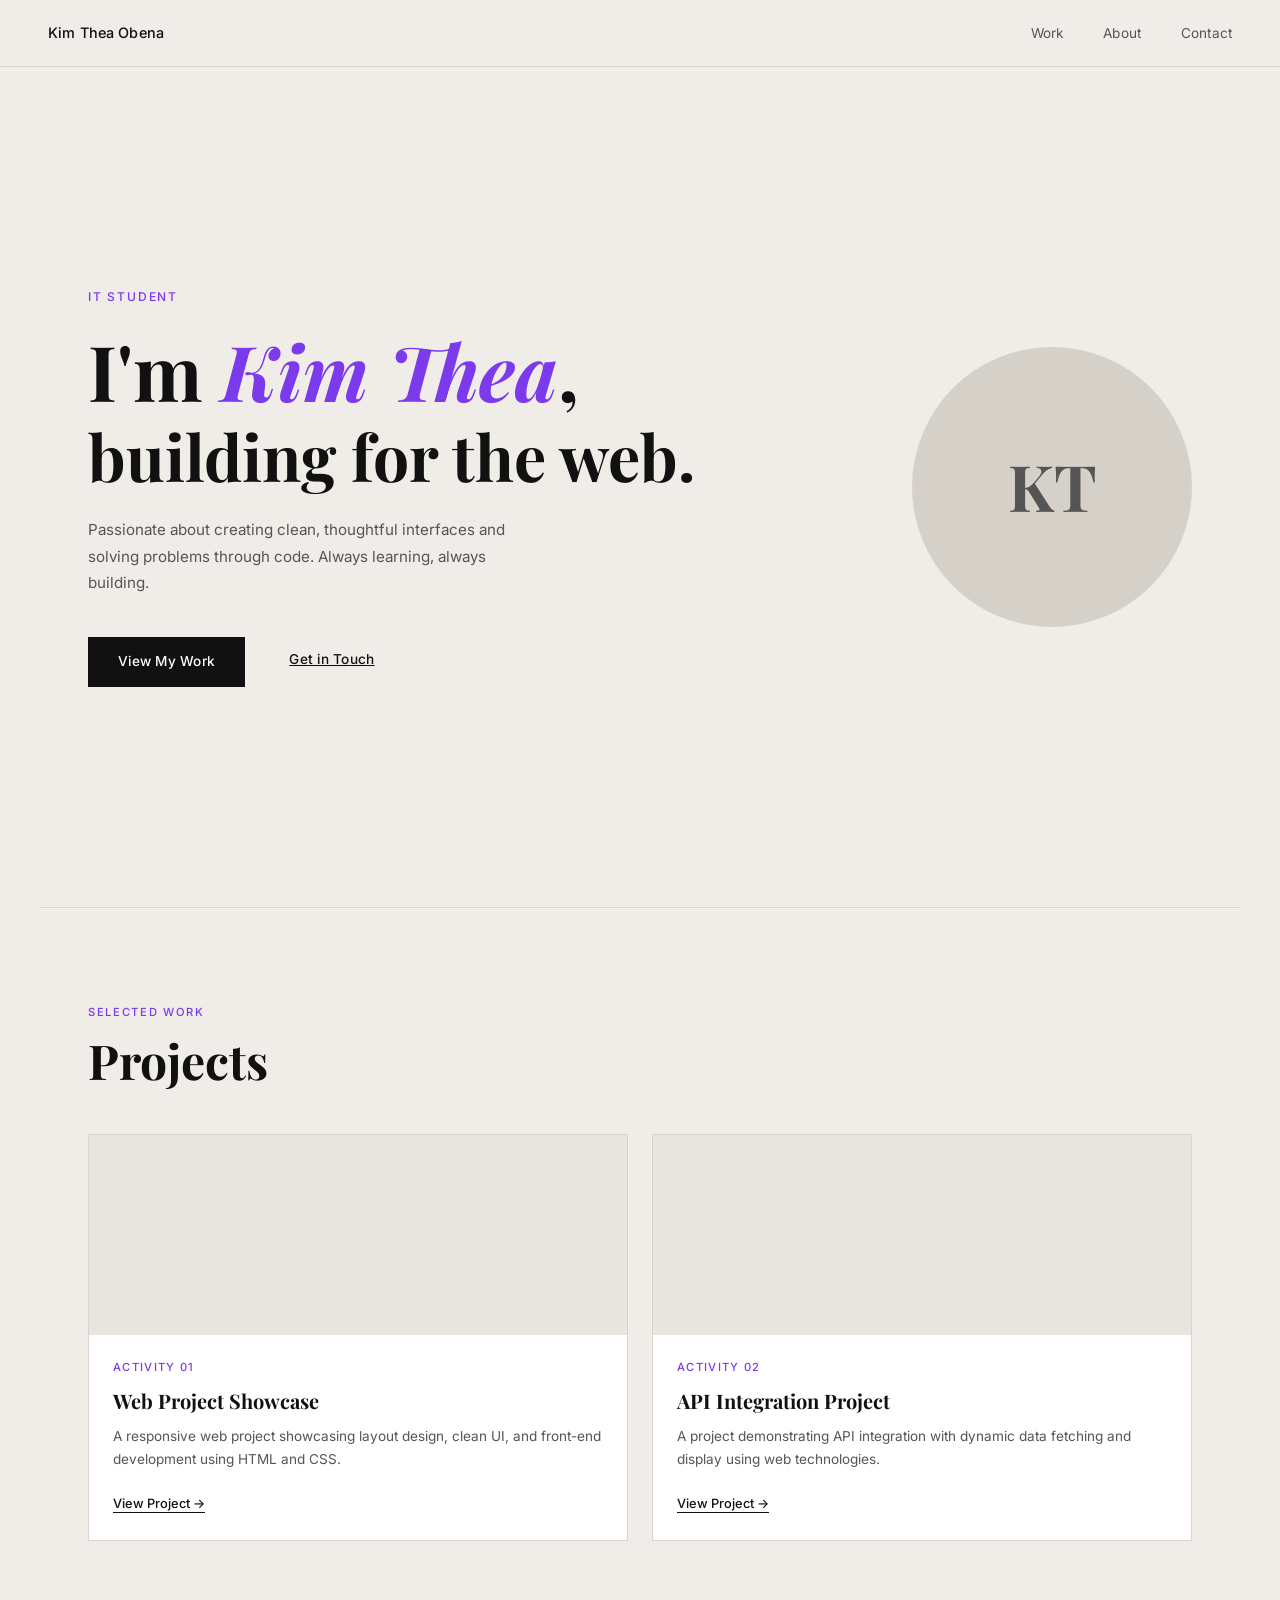
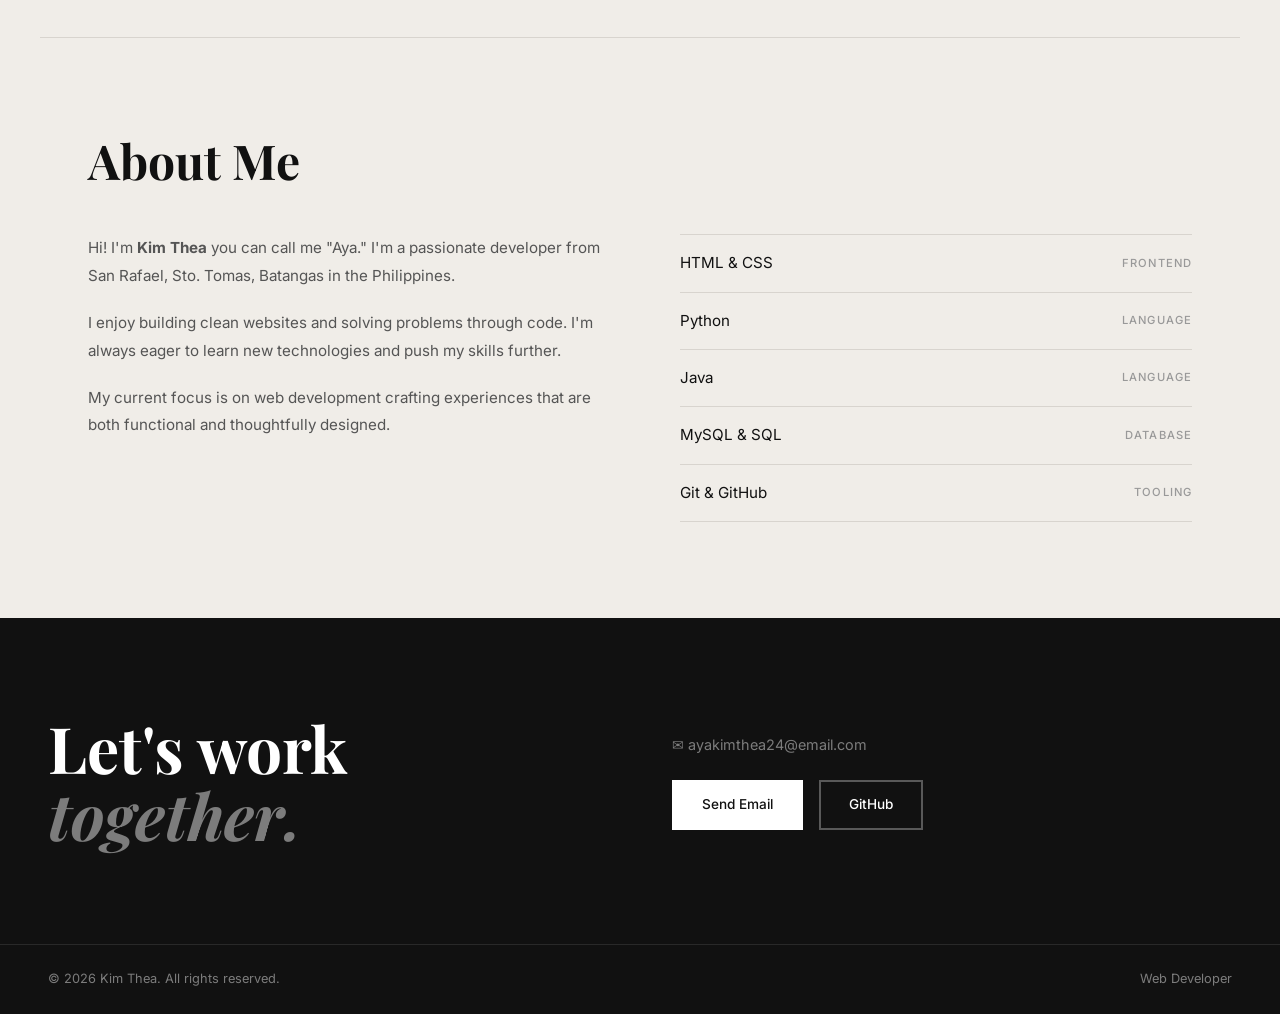
<file: index.html>
<!DOCTYPE html>
<html lang="en">
<head>
<meta charset="UTF-8">
<meta name="viewport" content="width=device-width, initial-scale=1.0">
<title>Kim Thea — Portfolio</title>
<link href="https://fonts.googleapis.com/css2?family=Playfair+Display:ital,wght@0,700;1,700&family=Inter:wght@300;400;500&display=swap" rel="stylesheet">
<style>
  *, *::before, *::after { margin: 0; padding: 0; box-sizing: border-box; }

  :root {
    --cream: #f0ede8;
    --ink: #111111;
    --mid: #555555;
    --light: #999999;
    --rule: #d8d4ce;
    --accent: #7c3aed;
    --dark-bg: #111111;
    --dark-text: #ffffff;
    --dark-muted: rgba(255,255,255,0.45);
  }

  html { scroll-behavior: smooth; }

  body {
    font-family: 'Inter', sans-serif;
    background: var(--cream);
    color: var(--ink);
    font-size: 16px;
    line-height: 1.6;
  }

  nav {
    background: var(--cream);
    border-bottom: 1px solid var(--rule);
    padding: 1.25rem 3rem;
    display: flex;
    justify-content: space-between;
    align-items: center;
    position: sticky;
    top: 0;
    z-index: 100;
  }
  .nav-logo {
    font-family: 'Inter', sans-serif;
    font-size: 0.9rem;
    font-weight: 500;
    color: var(--ink);
    letter-spacing: 0.01em;
    text-decoration: none;
  }
  .nav-links {
    display: flex;
    gap: 2.5rem;
    list-style: none;
  }
  .nav-links a {
    text-decoration: none;
    font-size: 0.85rem;
    font-weight: 400;
    color: var(--mid);
    transition: color 0.2s;
    letter-spacing: 0.01em;
  }
  .nav-links a:hover { color: var(--ink); }

  /* HERO */
  .hero {
    min-height: calc(100vh - 60px);
    display: flex;
    align-items: center;
    padding: 4rem 3rem;
    max-width: 1200px;
    margin: 0 auto;
    gap: 4rem;
  }
  .hero-left { flex: 1; }
  .hero-eyebrow {
    font-size: 0.75rem;
    font-weight: 500;
    letter-spacing: 0.15em;
    text-transform: uppercase;
    color: var(--accent);
    margin-bottom: 1.5rem;
  }
  .hero-name {
    font-family: 'Playfair Display', serif;
    font-size: clamp(3rem, 6vw, 5.5rem);
    font-weight: 700;
    line-height: 1.05;
    color: var(--ink);
    margin-bottom: 0.15em;
  }
  .hero-name em {
    font-style: italic;
    color: var(--accent);
  }
  .hero-tagline {
    font-family: 'Playfair Display', serif;
    font-size: clamp(2.5rem, 5vw, 4.5rem);
    font-weight: 700;
    line-height: 1.05;
    color: var(--ink);
    margin-bottom: 1.75rem;
  }
  .hero-desc {
    font-size: 0.95rem;
    color: var(--mid);
    max-width: 420px;
    line-height: 1.75;
    margin-bottom: 2.5rem;
  }
  .hero-actions {
    display: flex;
    gap: 1rem;
    flex-wrap: wrap;
  }
  .btn-primary {
    background: var(--ink);
    color: #fff;
    padding: 0.75rem 1.75rem;
    font-size: 0.85rem;
    font-weight: 500;
    text-decoration: none;
    letter-spacing: 0.02em;
    border: 2px solid var(--ink);
    transition: background 0.2s, color 0.2s;
  }
  .btn-primary:hover { background: transparent; color: var(--ink); }
  .btn-secondary {
    background: transparent;
    color: var(--ink);
    padding: 0.75rem 1.75rem;
    font-size: 0.85rem;
    font-weight: 500;
    text-decoration: underline;
    letter-spacing: 0.02em;
    border: none;
    cursor: pointer;
  }
  .hero-right {
    flex-shrink: 0;
    display: flex;
    align-items: center;
    justify-content: center;
  }
  .avatar-circle {
    width: 280px;
    height: 280px;
    border-radius: 50%;
    background: #d5d0c8;
    display: flex;
    align-items: center;
    justify-content: center;
    font-family: 'Playfair Display', serif;
    font-size: 4rem;
    font-weight: 700;
    color: var(--mid);
    overflow: hidden;
    flex-shrink: 0;
  }

  .section {
    max-width: 1200px;
    margin: 0 auto;
    padding: 6rem 3rem;
    border-top: 1px solid var(--rule);
  }
  .section-eyebrow {
    font-size: 0.7rem;
    font-weight: 500;
    letter-spacing: 0.15em;
    text-transform: uppercase;
    color: var(--accent);
    margin-bottom: 0.75rem;
  }
  .section-heading {
    font-family: 'Playfair Display', serif;
    font-size: clamp(2rem, 4vw, 3rem);
    font-weight: 700;
    line-height: 1.1;
    margin-bottom: 3rem;
    color: var(--ink);
  }

  .projects-grid {
    display: grid;
    grid-template-columns: 1fr 1fr;
    gap: 1.5rem;
  }
  .project-card {
    background: #fff;
    border: 1px solid var(--rule);
    overflow: hidden;
    transition: transform 0.25s, box-shadow 0.25s;
    cursor: pointer;
  }
  .project-card:hover {
    transform: translateY(-3px);
    box-shadow: 0 12px 32px rgba(0,0,0,0.08);
  }
  .project-preview {
    width: 100%;
    height: 200px;
    overflow: hidden;
    position: relative;
    background: #e8e4de;
  }
  .project-preview iframe {
    width: 100%;
    height: 100%;
    border: none;
    pointer-events: none;
  }
  .project-meta {
    padding: 1.5rem;
  }
  .project-activity {
    font-size: 0.7rem;
    font-weight: 500;
    letter-spacing: 0.12em;
    text-transform: uppercase;
    color: var(--accent);
    margin-bottom: 0.5rem;
  }
  .project-title {
    font-family: 'Playfair Display', serif;
    font-size: 1.25rem;
    font-weight: 700;
    color: var(--ink);
    margin-bottom: 0.5rem;
  }
  .project-desc {
    font-size: 0.85rem;
    color: var(--mid);
    line-height: 1.65;
    margin-bottom: 1.25rem;
  }
  .project-link {
    font-size: 0.8rem;
    font-weight: 500;
    color: var(--ink);
    text-decoration: none;
    border-bottom: 1px solid var(--ink);
    padding-bottom: 1px;
    transition: color 0.2s, border-color 0.2s;
  }
  .project-link:hover { color: var(--accent); border-color: var(--accent); }

  .about-layout {
    display: grid;
    grid-template-columns: 1fr 1fr;
    gap: 5rem;
    align-items: start;
  }
  .about-body {
    font-size: 0.95rem;
    color: var(--mid);
    line-height: 1.8;
  }
  .about-body p + p { margin-top: 1.25rem; }
  .skills-list { }
  .skill-row {
    display: flex;
    justify-content: space-between;
    align-items: center;
    padding: 1rem 0;
    border-bottom: 1px solid var(--rule);
  }
  .skill-row:first-child { border-top: 1px solid var(--rule); }
  .skill-name-text {
    font-size: 0.95rem;
    font-weight: 400;
    color: var(--ink);
  }
  .skill-category {
    font-size: 0.7rem;
    font-weight: 500;
    letter-spacing: 0.1em;
    text-transform: uppercase;
    color: var(--light);
  }

  /* DARK FOOTER / CONTACT */
  .contact-section {
    background: var(--dark-bg);
    color: var(--dark-text);
    padding: 6rem 3rem;
  }
  .contact-inner {
    max-width: 1200px;
    margin: 0 auto;
    display: grid;
    grid-template-columns: 1fr 1fr;
    gap: 4rem;
    align-items: center;
  }
  .contact-cta {
    font-family: 'Playfair Display', serif;
    font-size: clamp(2.5rem, 5vw, 4rem);
    font-weight: 700;
    line-height: 1.05;
  }
  .contact-cta em {
    display: block;
    font-style: italic;
    color: var(--dark-muted);
  }
  .contact-right { }
  .contact-email {
    font-size: 0.9rem;
    color: var(--dark-muted);
    margin-bottom: 1.5rem;
    display: flex;
    align-items: center;
    gap: 0.5rem;
  }
  .contact-actions {
    display: flex;
    gap: 1rem;
    flex-wrap: wrap;
  }
  .btn-dark-primary {
    background: #fff;
    color: var(--ink);
    padding: 0.75rem 1.75rem;
    font-size: 0.85rem;
    font-weight: 500;
    text-decoration: none;
    border: 2px solid #fff;
    transition: background 0.2s, color 0.2s;
    display: inline-block;
  }
  .btn-dark-primary:hover { background: transparent; color: #fff; }
  .btn-dark-secondary {
    background: transparent;
    color: #fff;
    padding: 0.75rem 1.75rem;
    font-size: 0.85rem;
    font-weight: 500;
    text-decoration: none;
    border: 2px solid rgba(255,255,255,0.3);
    transition: border-color 0.2s;
    display: inline-block;
  }
  .btn-dark-secondary:hover { border-color: #fff; }

  footer {
    background: var(--dark-bg);
    border-top: 1px solid rgba(255,255,255,0.1);
    padding: 1.5rem 3rem;
    display: flex;
    justify-content: space-between;
    align-items: center;
  }
  .footer-copy {
    font-size: 0.8rem;
    color: var(--dark-muted);
  }
  .footer-role {
    font-size: 0.8rem;
    color: var(--dark-muted);
  }

  @media (max-width: 700px) {
    nav { padding: 1rem 1.5rem; }
    .nav-links { gap: 1.5rem; }
    .hero { flex-direction: column; padding: 3rem 1.5rem; min-height: auto; gap: 2.5rem; }
    .hero-right { order: -1; }
    .avatar-circle { width: 160px; height: 160px; font-size: 2.5rem; }
    .section { padding: 4rem 1.5rem; }
    .projects-grid, .about-layout, .contact-inner { grid-template-columns: 1fr; gap: 2rem; }
    .contact-section { padding: 4rem 1.5rem; }
    footer { padding: 1.5rem; flex-direction: column; gap: 0.5rem; text-align: center; }
  }
</style>
</head>
<body>

<nav>
  <a href="#" class="nav-logo">Kim Thea Obena</a>
  <ul class="nav-links">
    <li><a href="#work">Work</a></li>
    <li><a href="#about">About</a></li>
    <li><a href="#contact">Contact</a></li>
  </ul>
</nav>

<div class="hero">
  <div class="hero-left">
    <p class="hero-eyebrow">IT STUDENT</p>
    <h1 class="hero-name">I'm <em>Kim Thea</em>,</h1>
    <p class="hero-tagline">building for the web.</p>
    <p class="hero-desc">Passionate about creating clean, thoughtful interfaces and solving problems through code. Always learning, always building.</p>
    <div class="hero-actions">
      <a href="#work" class="btn-primary">View My Work</a>
      <a href="#contact" class="btn-secondary">Get in Touch</a>
    </div>
  </div>
  <div class="hero-right">
    <div class="avatar-circle">KT</div>
  </div>
</div>

<div class="section" id="work">
  <p class="section-eyebrow">Selected Work</p>
  <h2 class="section-heading">Projects</h2>
  <div class="projects-grid">

    <a href="https://ayaobena.github.io/A02/" target="_blank" style="text-decoration:none; color:inherit;">
      <div class="project-card">
        <div class="project-preview">
          <iframe src="https://ayaobena.github.io/A02/" loading="lazy" tabindex="-1"></iframe>
        </div>
        <div class="project-meta">
          <p class="project-activity">Activity 01</p>
          <h3 class="project-title">Web Project Showcase</h3>
          <p class="project-desc">A responsive web project showcasing layout design, clean UI, and front-end development using HTML and CSS.</p>
          <span class="project-link">View Project →</span>
        </div>
      </div>
    </a>

    <a href="https://ayaobena.github.io/API/index.html" target="_blank" style="text-decoration:none; color:inherit;">
      <div class="project-card">
        <div class="project-preview">
          <iframe src="https://ayaobena.github.io/API/" loading="lazy" tabindex="-1"></iframe>
        </div>
        <div class="project-meta">
          <p class="project-activity">Activity 02</p>
          <h3 class="project-title">API Integration Project</h3>
          <p class="project-desc">A project demonstrating API integration with dynamic data fetching and display using web technologies.</p>
          <span class="project-link">View Project →</span>
        </div>
      </div>
    </a>

  </div>
</div>

<div class="section" id="about">
  <h2 class="section-heading">About Me</h2>
  <div class="about-layout">
    <div class="about-body">
      <p>Hi! I'm <strong>Kim Thea</strong>  you can call me "Aya." I'm a passionate developer from San Rafael, Sto. Tomas, Batangas in the Philippines.</p>
      <p>I enjoy building clean websites and solving problems through code. I'm always eager to learn new technologies and push my skills further.</p>
      <p>My current focus is on web development crafting experiences that are both functional and thoughtfully designed.</p>
    </div>
    <div class="skills-list">
      <div class="skill-row">
        <span class="skill-name-text">HTML &amp; CSS</span>
        <span class="skill-category">Frontend</span>
      </div>
      <div class="skill-row">
        <span class="skill-name-text">Python</span>
        <span class="skill-category">Language</span>
      </div>
      <div class="skill-row">
        <span class="skill-name-text">Java</span>
        <span class="skill-category">Language</span>
      </div>
      <div class="skill-row">
        <span class="skill-name-text">MySQL &amp; SQL</span>
        <span class="skill-category">Database</span>
      </div>
      <div class="skill-row">
        <span class="skill-name-text">Git &amp; GitHub</span>
        <span class="skill-category">Tooling</span>
      </div>
    </div>
  </div>
</div>

<div class="contact-section" id="contact">
  <div class="contact-inner">
    <div>
      <p class="contact-cta">Let's work
        <em>together.</em>
      </p>
    </div>
    <div class="contact-right">
      <p class="contact-email">✉ ayakimthea24@email.com</p>
      <div class="contact-actions">
        <a href="mailto:ayakimthea24@email.com" class="btn-dark-primary">Send Email</a>
        <a href="https://github.com/ayaobena" target="_blank" class="btn-dark-secondary">GitHub</a>
      </div>
    </div>
  </div>
</div>

<footer>
  <span class="footer-copy">© 2026 Kim Thea. All rights reserved.</span>
  <span class="footer-role">Web Developer</span>
</footer>

</body>
</html>
</file>
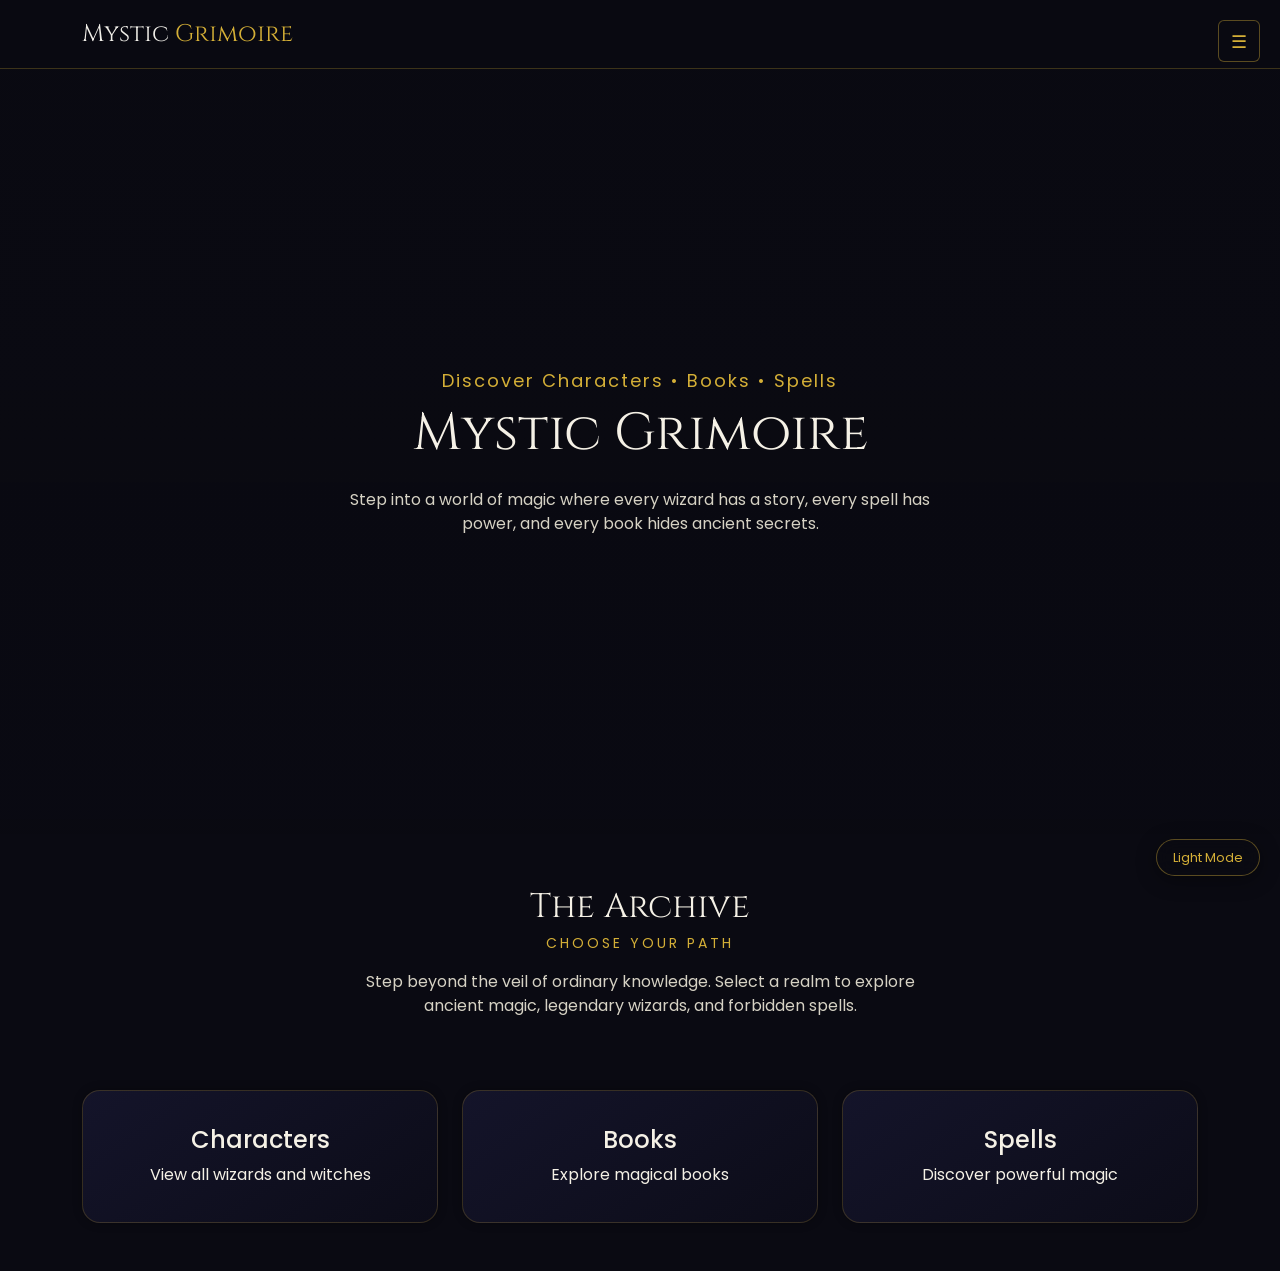
<file: API/index.html>
<!DOCTYPE html>
<html lang="en">

<head>
    <meta charset="UTF-8">
    <meta name="viewport" content="width=device-width, initial-scale=1.0">
    <title>Mystic Grimoire - Characters</title>

    <link href="https://fonts.googleapis.com/css2?family=Poppins:wght@400;500&family=Cinzel:wght@500;700&display=swap"
        rel="stylesheet">
    <link href="https://cdn.jsdelivr.net/npm/bootstrap@5.3.8/dist/css/bootstrap.min.css" rel="stylesheet">
    <link rel="stylesheet" href="index.css">
</head>



<body>
    <div class="magic-bg" id="magicBg"></div>

    <nav class="navbar py-3">
        <div class="container d-flex align-items-center justify-content-between">
            <div class="logo">Mystic <span>Grimoire</span></div>

            <button id="menuBtn" class="btn btn-outline-warning rounded-2">
                &#9776;
            </button>
        </div>
    </nav>

    <button id="themeBtn" onclick="switchTheme()">Light Mode</button>

    <div id="mobileMenu" class="mobile-menu">
        <div onclick="goHome()">Home</div>
        <div onclick="showCharacters()">Characters</div>
        <div onclick="showBooks()">Books</div>
        <div onclick="showSpells()">Spells</div>
    </div>

    <section class="hero d-flex align-items-center justify-content-center text-center">
        <div>
            <div style="font-size:18px; color:#d4af37; letter-spacing:2px;">
                Discover Characters &bull; Books &bull; Spells
            </div>
            <div style="font-family:'Cinzel', serif; font-size:52px; color:#f5f1e6;">
                Mystic Grimoire
            </div>
            <div class="mt-3" style="max-width:600px; margin:auto; color:#d6d2c4;">
                Step into a world of magic where every wizard has a story, every spell has power,
                and every book hides ancient secrets.
            </div>
        </div>
    </section>

    <div class="text-center mt-5 mb-4">
        <div style="font-family:'Cinzel', serif; font-size:34px; color:#f5f1e6;">The Archive</div>
        <div style="color:#d4af37; font-size:14px; letter-spacing:3px;">CHOOSE YOUR PATH</div>
        <div class="mt-3" style="max-width:600px; margin:auto; color:#d6d2c4;">
            Step beyond the veil of ordinary knowledge. Select a realm to explore ancient magic,
            legendary wizards, and forbidden spells.
        </div>
    </div>

    <div class="container py-5" id="homeMenu">
        <div class="row justify-content-center g-4">
            <div class="col-12 col-md-4">
                <div class="menu-card text-center" onclick="showCharacters()">
                    <div class="h4">Characters</div>
                    <div class="mt-2">View all wizards and witches</div>
                </div>
            </div>
            <div class="col-12 col-md-4">
                <div class="menu-card text-center" onclick="showBooks()">
                    <div class="h4">Books</div>
                    <div class="mt-2">Explore magical books</div>
                </div>
            </div>
            <div class="col-12 col-md-4">
                <div class="menu-card text-center" onclick="showSpells()">
                    <div class="h4">Spells</div>
                    <div class="mt-2">Discover powerful magic</div>
                </div>
            </div>
        </div>
    </div>

    <div class="container mt-5" id="characterSection" style="display:none;">
        <div class="row">
            <div class="col-md-3 mb-4">
                <div class="search-card h-100 p-4 d-flex flex-column justify-content-between">
                    <div>
                        <div class="title mb-3 text-center">Character Finder</div>
                        <input type="text" id="searchCharacter" class="form-control mb-3"
                            placeholder="Search characters...">
                        <select id="houseFilter" class="form-select mb-3">
                            <option value="">All Houses</option>
                            <option value="Gryffindor">Gryffindor</option>
                            <option value="Slytherin">Slytherin</option>
                            <option value="Ravenclaw">Ravenclaw</option>
                            <option value="Hufflepuff">Hufflepuff</option>
                        </select>
                    </div>
                    <div class="mt-3">
                        <button class="btn btn-outline-warning w-100" onclick="clearCharacterSearch()">
                            Clear Search
                        </button>
                    </div>
                </div>
            </div>
            <div class="col-md-9">
                <div class="row" id="contents"></div>
            </div>
        </div>
    </div>

    <div class="container mt-5" id="bookSection" style="display:none;">
        <div class="row">
            <div class="col-md-3 mb-4">
                <div class="search-card h-100 p-4 d-flex flex-column justify-content-between">
                    <div>
                        <div class="title mb-3 text-center">Book Finder</div>
                        <input type="text" id="searchBook" class="form-control mb-3"
                            placeholder="Search magical books...">
                        <select id="bookFilter" class="form-select mb-3">
                            <option value="">All Books</option>
                            <option value="old">Oldest</option>
                            <option value="new">Newest</option>
                        </select>
                    </div>
                    <div class="mt-3">
                        <button class="btn btn-outline-warning w-100" onclick="clearBookSearch()">
                            Clear Search
                        </button>
                    </div>
                </div>
            </div>
            <div class="col-md-9">
                <div class="row" id="bookContents"></div>
            </div>
        </div>
    </div>

    <div class="container mt-5" id="spellSection" style="display:none;">
        <div class="row">
            <div class="col-md-3 mb-4">
                <div class="search-card h-100 p-4 d-flex flex-column justify-content-between">
                    <div>
                        <div class="title mb-3 text-center">Spell Finder</div>
                        <input type="text" id="searchSpell" class="form-control mb-3"
                            placeholder="Search spells...">
                        <select id="spellFilter" class="form-select mb-3">
                            <option value="">All Types</option>
                            <option value="Charm">Charm</option>
                            <option value="Curse">Curse</option>
                            <option value="Spell">Spell</option>
                        </select>
                    </div>
                    <div class="mt-3">
                        <button class="btn btn-outline-warning w-100" onclick="clearSpellSearch()">
                            Clear Search
                        </button>
                    </div>
                </div>
            </div>
            <div class="col-md-9">
                <div class="row" id="spellContents"></div>
            </div>
        </div>
    </div>

    <div class="modal fade" id="bookModal" tabindex="-1">
        <div class="modal-dialog modal-dialog-centered">
            <div class="modal-content"
                style="background:#13132a; color:#f5f1e6; border:1px solid rgba(212,175,55,0.3);">
                <div class="modal-header">
                    <div class="h5 modal-title" id="modalTitle">Book Title</div>
                    <button type="button" class="btn-close btn-close-white" data-bs-dismiss="modal"></button>
                </div>
                <div class="modal-body">
                    <div id="modalRelease"></div>
                    <div id="modalDescription"></div>
                </div>
            </div>
        </div>
    </div>

    <script src="https://cdn.jsdelivr.net/npm/bootstrap@5.3.8/dist/js/bootstrap.bundle.min.js"></script>

    <script>
        const menuBtn    = document.getElementById("menuBtn");
        const mobileMenu = document.getElementById("mobileMenu");

        menuBtn.addEventListener("click", () => {
            mobileMenu.classList.toggle("show");
        });

        document.querySelectorAll(".mobile-menu div").forEach(item => {
            item.addEventListener("click", () => {
                mobileMenu.classList.remove("show");
            });
        });

        function showCharacters() {
            hideAll();
            document.getElementById('characterSection').style.display = 'block';
            getCharacters();
        }

        function showBooks() {
            hideAll();
            document.getElementById('bookSection').style.display = 'block';
            getBooks();
        }

        function showSpells() {
            hideAll();
            document.getElementById('spellSection').style.display = 'block';
            getSpells();
        }

        function goHome() {
            hideAll();
            document.getElementById('homeMenu').style.display = 'block';
        }

        function hideAll() {
            document.getElementById('homeMenu').style.display = 'none';
            document.getElementById('characterSection').style.display = 'none';
            document.getElementById('bookSection').style.display = 'none';
            document.getElementById('spellSection').style.display = 'none';
            mobileMenu.classList.remove("show");
            window.scrollTo({ top: 0, behavior: 'smooth' });
        }

        let isDark = true;

        function applyCurrentTheme() {
            const btn = document.getElementById("themeBtn");

            if (isDark) {
                document.body.style.background = "#0a0a12";
                document.body.style.color = "#f0eee8";
                btn.style.background = "rgba(10,10,18,0.9)";
                btn.style.color = "#d4af37";
                btn.style.borderColor = "rgba(212,175,55,0.4)";
                btn.innerText = "Light Mode";

                const navbar = document.querySelector(".navbar");
                navbar.style.background = "rgba(10,10,18,0.85)";
                navbar.style.borderBottomColor = "rgba(212,175,55,0.25)";

                document.querySelectorAll(".card").forEach(c => {
                    c.style.background = "linear-gradient(160deg,#13132a 0%,#0e0e1f 100%)";
                    c.style.borderColor = "rgba(212,175,55,0.15)";
                });

                document.querySelectorAll(".card .title").forEach(t => {
                    t.style.color = "#f5f1e6";
                });

                document.querySelectorAll(".card div").forEach(d => {
                    d.style.color = "#d6d2c4";
                });

                document.querySelectorAll(".house").forEach(h => {
                    h.style.color = "#d4af37";
                });

                document.querySelectorAll(".card .highlight").forEach(h => {
                    h.style.color = "#d4af37";
                });

                document.querySelectorAll(".menu-card").forEach(mc => {
                    mc.style.background = "linear-gradient(145deg,#14142a,#0c0c18)";
                    mc.style.borderColor = "rgba(212,175,55,0.2)";
                    mc.style.color = "#f5f1e6";
                });

                document.querySelectorAll(".search-card").forEach(sc => {
                    sc.style.background = "linear-gradient(160deg,#101022,#0b0b18)";
                    sc.style.borderColor = "rgba(212,175,55,0.35)";
                });

                document.querySelectorAll(".search-card .title").forEach(t => {
                    t.style.color = "#f5f1e6";
                });

                document.querySelectorAll(".search-card .form-control, .search-card .form-select").forEach(i => {
                    i.style.background = "rgba(255,255,255,0.04)";
                    i.style.color = "#f5f1e6";
                    i.style.borderColor = "rgba(212,175,55,0.25)";
                });

                const modal = document.querySelector("#bookModal .modal-content");
                if (modal) {
                    modal.style.background = "#13132a";
                    modal.style.color = "#f5f1e6";
                }

                document.querySelectorAll(".magic-bg span").forEach(p => {
                    p.style.background = "rgba(212,175,55,0.8)";
                    p.style.boxShadow = "0 0 10px rgba(212,175,55,0.8)";
                });

            } else {
                document.body.style.background = "#f4f1e8";
                document.body.style.color = "#1a1a2e";
                btn.style.background = "rgba(244,241,232,0.95)";
                btn.style.color = "#8b6914";
                btn.style.borderColor = "rgba(139,105,20,0.5)";
                btn.innerText = "Dark Mode";

                const navbar = document.querySelector(".navbar");
                navbar.style.background = "rgba(244,241,232,0.92)";
                navbar.style.borderBottomColor = "rgba(139,105,20,0.3)";

                document.querySelectorAll(".card").forEach(c => {
                    c.style.background = "linear-gradient(160deg,#fdf8ee 0%,#f5efe0 100%)";
                    c.style.borderColor = "rgba(139,105,20,0.25)";
                });

                document.querySelectorAll(".card .title").forEach(t => {
                    t.style.color = "#1a1a2e";
                });

                document.querySelectorAll(".card div").forEach(d => {
                    d.style.color = "#3a3550";
                });

                document.querySelectorAll(".house").forEach(h => {
                    h.style.color = "#8b6914";
                });

                document.querySelectorAll(".card .highlight").forEach(h => {
                    h.style.color = "#8b6914";
                });

                document.querySelectorAll(".menu-card").forEach(mc => {
                    mc.style.background = "linear-gradient(145deg,#fdf8ee,#f0e8d0)";
                    mc.style.borderColor = "rgba(139,105,20,0.3)";
                    mc.style.color = "#1a1a2e";
                });

                document.querySelectorAll(".search-card").forEach(sc => {
                    sc.style.background = "linear-gradient(160deg,#fdf8ee,#f5efe0)";
                    sc.style.borderColor = "rgba(139,105,20,0.35)";
                });

                document.querySelectorAll(".search-card .title").forEach(t => {
                    t.style.color = "#1a1a2e";
                });

                document.querySelectorAll(".search-card .form-control, .search-card .form-select").forEach(i => {
                    i.style.background = "rgba(255,255,255,0.7)";
                    i.style.color = "#1a1a2e";
                    i.style.borderColor = "rgba(139,105,20,0.3)";
                });

                const modal = document.querySelector("#bookModal .modal-content");
                if (modal) {
                    modal.style.background = "#fdf8ee";
                    modal.style.color = "#1a1a2e";
                }

                document.querySelectorAll(".magic-bg span").forEach(p => {
                    p.style.background = "rgba(139,105,20,0.5)";
                    p.style.boxShadow = "0 0 8px rgba(139,105,20,0.4)";
                });
            }
        }

        function switchTheme() {
            if (isDark) {
                isDark = false;
            } else {
                isDark = true;
            }
            applyCurrentTheme();
        }

        const getCharacters = async () => {
            const res  = await fetch('https://potterapi-fedeperin.vercel.app/en/characters');
            const data = await res.json();
            window.charactersData = data;
            displayCharacters(data);
        };

        const getBooks = async () => {
            const res  = await fetch('https://potterapi-fedeperin.vercel.app/en/books');
            const data = await res.json();
            window.booksData = data;
            displayBooks(data);
        };

        const getSpells = async () => {
            const res  = await fetch('https://potterapi-fedeperin.vercel.app/en/spells');
            const data = await res.json();
            window.spellsData = data;
            displaySpells(data);
        };

        function displayCharacters(data) {
            const contents = document.getElementById('contents');
            contents.innerHTML = "";

            data.forEach(char => {
                contents.innerHTML += `
                    <div class="col-12 col-sm-6 col-lg-4 mb-4">
                        <div class="card h-100">
                            <div class="card-img-top-container">
                                ${char.image ? `<img src="${char.image}" alt="${char.fullName}">` : ''}
                            </div>
                            <div class="title mt-2">${char.fullName || 'Unknown Wizard'}</div>
                            <div class="house">${char.hogwartsHouse || 'No House'}</div>
                        </div>
                    </div>`;
            });
            applyCurrentTheme();
        }

        function displayBooks(data) {
            const container = document.getElementById('bookContents');
            container.innerHTML = "";

            data.forEach((book, index) => {
                container.innerHTML += `
                    <div class="col-12 col-sm-6 col-lg-4 mb-4">
                        <div class="card h-100" onclick="openBookModal(${index})" style="cursor:pointer;">
                            <div class="title">${book.title}</div>
                            <div class="highlight mt-2">Release: ${book.releaseDate || 'Unknown'}</div>
                            <div class="mt-1">${book.description ? book.description.substring(0, 100) + '...' : ''}</div>
                        </div>
                    </div>`;
            });
            applyCurrentTheme();
        }

        function displaySpells(data) {
            const container = document.getElementById('spellContents');
            container.innerHTML = "";

            data.forEach(spell => {
                const effect = spell.use || spell.effect || spell.description || "No effect available";
                container.innerHTML += `
                    <div class="col-12 col-sm-6 col-lg-4 mb-4">
                        <div class="card h-100">
                            <div class="title">${spell.spell}</div>
                            <div class="house">${spell.type || 'Magic'}</div>
                            <div class="mt-2">${effect}</div>
                        </div>
                    </div>`;
            });
            applyCurrentTheme();
        }

        function openBookModal(index) {
            const book = window.booksData[index];
            document.getElementById('modalTitle').innerText = book.title;
            document.getElementById('modalRelease').innerText = "Release: " + (book.releaseDate || "Unknown");
            document.getElementById('modalDescription').innerText = book.description || "No description available.";
            new bootstrap.Modal(document.getElementById('bookModal')).show();
        }

        document.addEventListener("input", (e) => {
            if (e.target.id === "searchCharacter") {
                const val = e.target.value.toLowerCase();
                const house = document.getElementById("houseFilter").value;
                let filtered = window.charactersData.filter(c => c.fullName.toLowerCase().includes(val));
                if (house) filtered = filtered.filter(c => c.hogwartsHouse === house);
                displayCharacters(filtered);
            }
            if (e.target.id === "searchBook") {
                const val = e.target.value.toLowerCase();
                displayBooks(window.booksData.filter(b => b.title.toLowerCase().includes(val)));
            }
            if (e.target.id === "searchSpell") {
                const val = e.target.value.toLowerCase();
                displaySpells(window.spellsData.filter(s => s.spell.toLowerCase().includes(val)));
            }
        });

        document.getElementById("houseFilter").addEventListener("change", (e) => {
            const house = e.target.value;
            const search = document.getElementById("searchCharacter").value.toLowerCase();
            let filtered = window.charactersData.filter(c => c.fullName.toLowerCase().includes(search));
            if (house) filtered = filtered.filter(c => c.hogwartsHouse === house);
            displayCharacters(filtered);
        });

        function clearCharacterSearch() {
            document.getElementById("searchCharacter").value = "";
            document.getElementById("houseFilter").value = "";
            displayCharacters(window.charactersData);
        }

        function clearBookSearch() {
            document.getElementById("searchBook").value = "";
            document.getElementById("bookFilter").value = "";
            displayBooks(window.booksData);
        }

        function clearSpellSearch() {
            document.getElementById("searchSpell").value = "";
            document.getElementById("spellFilter").value = "";
            displaySpells(window.spellsData);
        }

        function createParticles() {
            const magicBg = document.getElementById("magicBg");
            for (let i = 0; i < 40; i++) {
                const particle = document.createElement("span");
                particle.style.left = Math.random() * 100 + "vw";
                particle.style.animationDuration = (5 + Math.random() * 10) + "s";
                particle.style.animationDelay = (Math.random() * 10) + "s";
                particle.style.opacity = Math.random();
                magicBg.appendChild(particle);
            }
        }

        createParticles();
        applyCurrentTheme();
    </script>

</body>
</html>
</file>
<file: API/index.css>
body {
        font-family: 'Poppins', sans-serif;
        background: #0a0a12;
        color: #f0eee8;
    }

    .navbar {
        background: rgba(10, 10, 18, 0.85);
        backdrop-filter: blur(12px);
        border-bottom: 1px solid rgba(212, 175, 55, 0.25);
        position: relative;
        z-index: 1000;
    }

    .logo {
        font-family: 'Cinzel', serif;
        font-size: 24px;
    }
    .logo span { color: #d4af37; }

    .nav-controls {
        display: flex;
        align-items: center;
        gap: 10px;
    }

    #menuBtn {
        position: fixed;
        top: 20px;
        right: 20px;
        z-index: 2000;
        background: rgba(10, 10, 18, 0.9);
        border: 1px solid rgba(212, 175, 55, 0.4);
        color: #d4af37;
        backdrop-filter: blur(10px);
        width: 42px;
        height: 42px;
        padding: 0;
        font-size: 18px;
    }
    #menuBtn:hover {
        transform: scale(1.05);
        box-shadow: 0 0 15px rgba(212,175,55,0.3);
    }

    #themeBtn {
        position: fixed;
        bottom: 24px;
        right: 20px;
        z-index: 1999;
        background: rgba(10, 10, 18, 0.9);
        border: 1px solid rgba(212, 175, 55, 0.4);
        color: #d4af37;
        backdrop-filter: blur(10px);
        font-size: 13px;
        padding: 8px 16px;
        border-radius: 50px;
        cursor: pointer;
        transition: 0.3s;
        font-family: 'Poppins', sans-serif;
        box-shadow: 0 4px 20px rgba(0,0,0,0.4);
        white-space: nowrap;
    }
    #themeBtn:hover {
        transform: scale(1.05);
        box-shadow: 0 0 18px rgba(212,175,55,0.35);
    }

    .mobile-menu {
        position: fixed;
        top: 70px;
        right: 20px;
        width: 220px;
        background: rgba(10, 10, 18, 0.95);
        backdrop-filter: blur(14px);
        border: 1px solid rgba(212,175,55,0.25);
        border-radius: 14px;
        box-shadow: 0 10px 30px rgba(0,0,0,0.5);
        display: flex;
        flex-direction: column;
        max-height: 0;
        opacity: 0;
        overflow: hidden;
        transform: translateY(-10px);
        transition: all 0.3s ease;
        z-index: 2000;
    }

    .mobile-menu.show {
        max-height: 300px;
        opacity: 1;
        transform: translateY(0);
    }

    .mobile-menu div {
        padding: 12px;
        text-align: center;
        cursor: pointer;
        color: #f5f1e6;
        border-bottom: 1px solid rgba(255,255,255,0.05);
        transition: 0.2s;
    }

    .mobile-menu div:hover {
        background: rgba(212,175,55,0.1);
        padding-left: 18px;
        color: #d4af37;
    }

    .hero {
        background:
            linear-gradient(rgba(10,10,18,0.85), rgba(10,10,18,0.95)),
            url('https://contentful.harrypotter.com/usf1vwtuqyxm/6wHncCI874vqZMgEeZUOLk/3f086d8665f06dfa1f9f0af585850d47/UOR_DiagonAlley_VB.jpg');
        background-size: cover;
        background-position: center;
        min-height: 85vh;
        display: flex;
        align-items: center;
        justify-content: center;
        padding: 60px 20px;
    }

    .menu-card {
        background: linear-gradient(145deg, #14142a, #0c0c18);
        border: 1px solid rgba(212, 175, 55, 0.2);
        border-radius: 18px;
        padding: 35px 20px;
        cursor: pointer;
        transition: 0.3s ease;
        box-shadow: 0 0 10px rgba(0,0,0,0.3);
    }

    .menu-card:hover {
        transform: translateY(-8px) scale(1.02);
        border-color: rgba(212, 175, 55, 0.6);
        box-shadow: 0 0 25px rgba(212,175,55,0.2);
    }

    .card {
        background: linear-gradient(160deg, #13132a 0%, #0e0e1f 100%);
        border: 1px solid rgba(212, 175, 55, 0.15);
        border-radius: 12px;
        padding: 20px;
        text-align: center;
        transition: 0.3s;
    }

    .card:hover {
        transform: translateY(-6px);
        border-color: rgba(212, 175, 55, 0.55);
        box-shadow: 0 0 18px rgba(212, 175, 55, 0.15);
    }

    .card h5 { color: #f5f1e6; }
    .card p  { color: #d6d2c4; }

    .card-img-top-container {
        width: 110px;
        height: 110px;
        border-radius: 50%;
        border: 2px solid rgba(212, 175, 55, 0.5);
        overflow: hidden;
        margin: auto;
    }

    .card-img-top-container img {
        width: 100%;
        height: 100%;
        object-fit: cover;
    }

    .house      { font-size: 12px; color: #d4af37; }
    .card .title      { color: #f5f1e6; font-weight: 600; font-size: 18px; }
    .card .highlight  { color: #d4af37; }
    .card div   { color: #d6d2c4; }

    .search-card {
        background: linear-gradient(160deg, #101022, #0b0b18);
        border: 1px solid rgba(212, 175, 55, 0.35);
        border-radius: 16px;
        box-shadow: 0 0 20px rgba(212,175,55,0.12);
        height: fit-content;
        max-height: 320px;
        transition: 0.3s ease;
    }

    .search-card:hover {
        transform: translateY(-3px);
        box-shadow: 0 0 30px rgba(212,175,55,0.2);
    }

    .search-card .title {
        color: #f5f1e6;
        font-size: 18px;
        font-weight: 600;
    }

    .search-card .form-control,
    .search-card .form-select {
        background: rgba(255,255,255,0.04);
        border: 1px solid rgba(212,175,55,0.25);
        color: #f5f1e6;
        border-radius: 10px;
    }

    .search-card .btn { border-radius: 10px; }

    .magic-bg {
        position: fixed;
        top: 0; left: 0;
        width: 100%; height: 100%;
        overflow: hidden;
        z-index: -1;
        pointer-events: none;
    }

    .magic-bg span {
        position: absolute;
        display: block;
        width: 4px; height: 4px;
        background: rgba(212, 175, 55, 0.8);
        border-radius: 50%;
        box-shadow: 0 0 10px rgba(212,175,55,0.8);
        animation: floatUp 10s linear infinite;
        bottom: -20px;
    }

    @keyframes floatUp {
        0%   { transform: translateY(0) scale(1); opacity: 0; }
        10%  { opacity: 1; }
        100% { transform: translateY(-110vh) scale(0.5); opacity: 0; }
    }

    @media (max-width: 576px) {
        .hero h1 { font-size: 30px; }
    }
</file>
